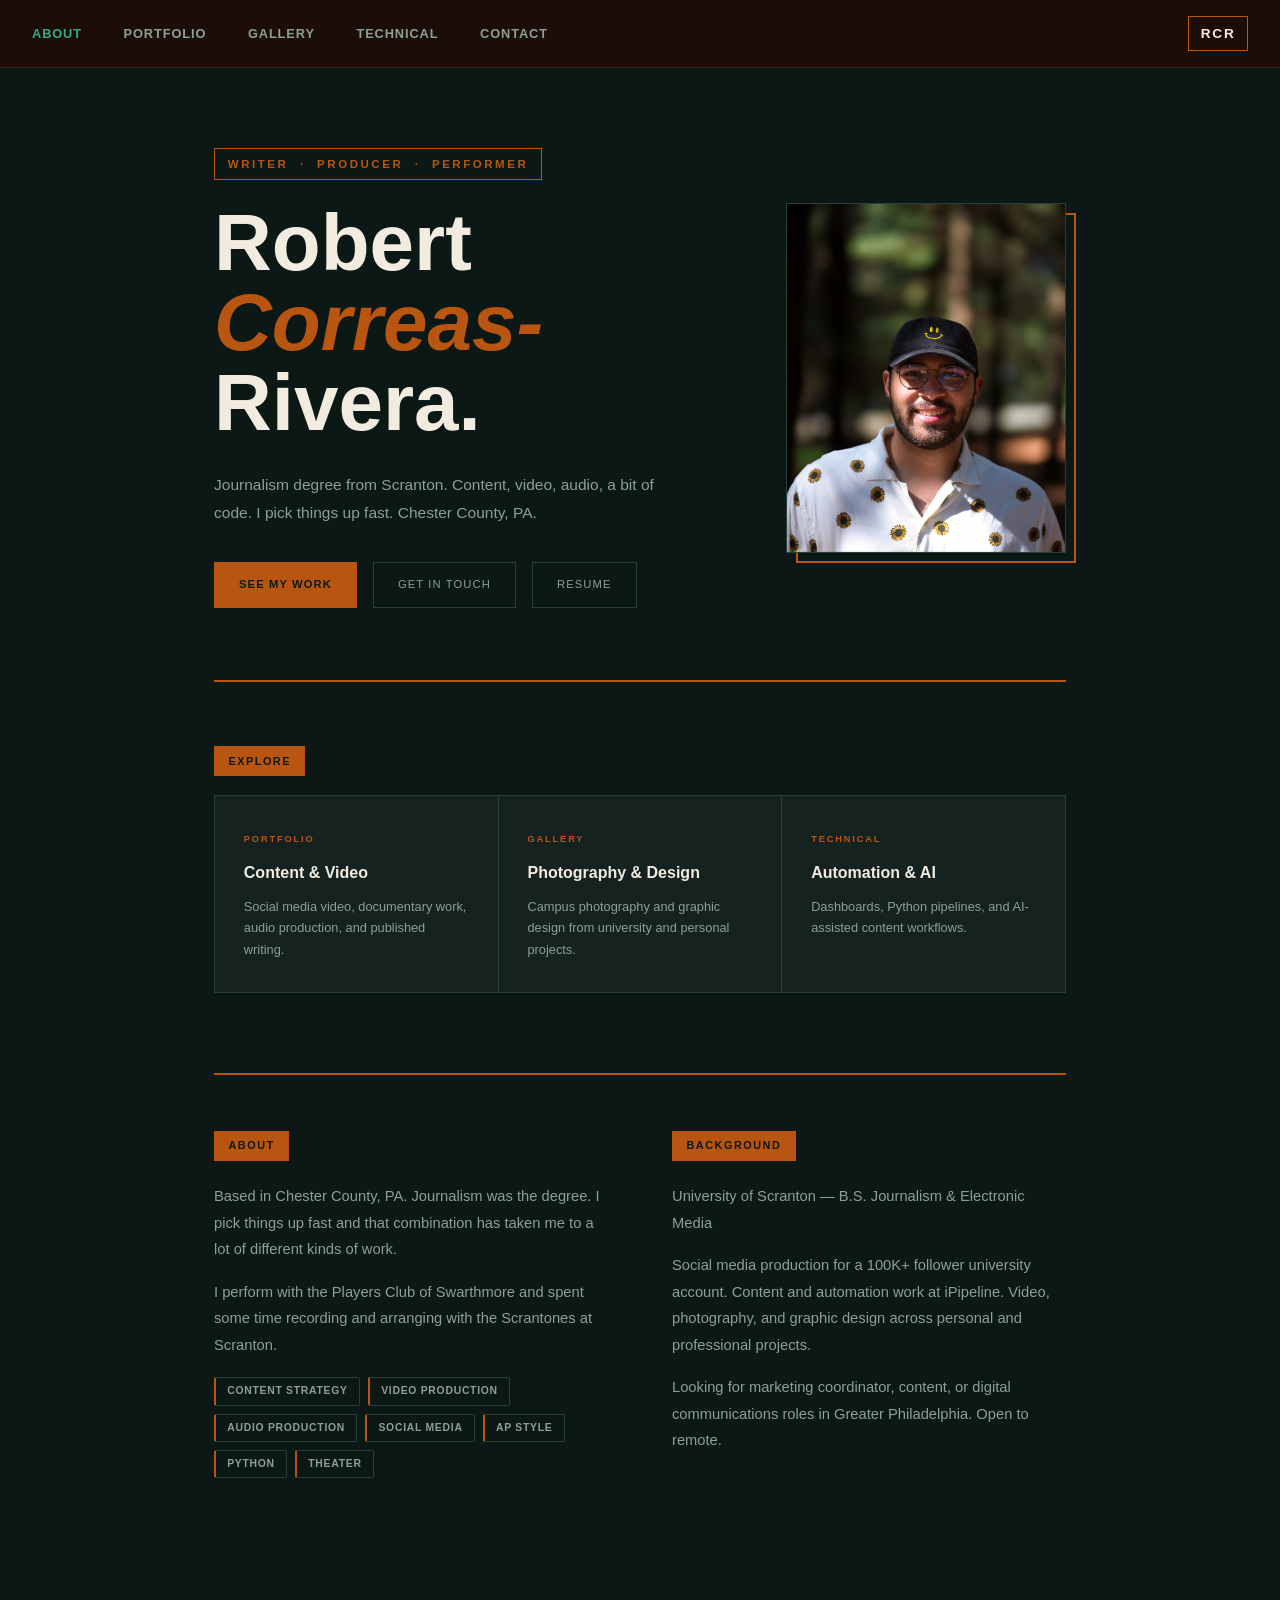
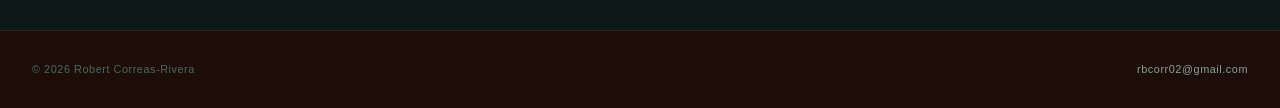
<file: index.html>
<!DOCTYPE html>
<html lang="en">
<head>
  <meta charset="UTF-8">
  <meta name="viewport" content="width=device-width, initial-scale=1.0">
  <meta name="description" content="Robert Correas-Rivera — writer, producer, and performer based in Chester County, PA.">
  <title>Robert Correas-Rivera</title>
  <link rel="stylesheet" href="style.css">
  <style>
    /* ── HERO ── */
    .hero {
      display: grid;
      grid-template-columns: 1fr 280px;
      gap: 4rem;
      align-items: center;
      padding: 5rem 0 4.5rem;
      border-bottom: 2px solid var(--orange);
      margin-bottom: 4rem;
    }

    .hero-eyebrow {
      font-size: 0.72rem;
      letter-spacing: 0.22em;
      text-transform: uppercase;
      color: var(--orange);
      margin-bottom: 1.4rem;
      display: inline-block;
      font-weight: bold;
      border: 1.5px solid var(--orange);
      padding: 0.3rem 0.8rem;
    }

    .hero h1 {
      font-size: clamp(2.8rem, 8vw, 5rem);
      font-weight: 700;
      line-height: 1.0;
      margin-bottom: 1.8rem;
      color: var(--text);
    }

    .hero h1 em {
      font-style: italic;
      color: var(--orange);
    }

    .hero-sub {
      font-size: 0.97rem;
      color: var(--text2);
      max-width: 480px;
      line-height: 1.8;
      margin-bottom: 2.2rem;
    }

    .hero-cta {
      display: flex;
      gap: 1rem;
      flex-wrap: wrap;
    }

    .btn {
      font-family: Verdana, Geneva, Tahoma, sans-serif;
      font-size: 0.7rem;
      letter-spacing: 0.1em;
      text-transform: uppercase;
      text-decoration: none;
      padding: 0.75rem 1.5rem;
      border: 1.5px solid var(--border);
      color: var(--text2);
      transition: all 0.15s;
      display: inline-block;
    }

    .btn:hover { border-color: var(--text2); color: var(--text); }

    .btn.primary {
      background: var(--orange);
      border-color: var(--orange);
      color: #0c1a09;
      font-weight: bold;
    }

    .btn.primary:hover {
      background: var(--orange2);
      border-color: var(--orange2);
    }

    /* photo with offset orange frame */
    .hero-photo-wrap {
      position: relative;
    }

    .hero-photo-wrap::after {
      content: '';
      position: absolute;
      inset: 0;
      border: 2px solid var(--orange);
      transform: translate(10px, 10px);
      z-index: 0;
      pointer-events: none;
    }

    .hero-photo {
      position: relative;
      z-index: 1;
      width: 100%;
      aspect-ratio: 4/5;
      overflow: hidden;
      border: 1px solid var(--border);
    }

    .hero-photo img {
      width: 100%;
      height: 100%;
      object-fit: cover;
      object-position: center 15%;
      display: block;
    }

    /* ── SECTION CARDS ── */
    .work-grid {
      display: grid;
      grid-template-columns: repeat(3, 1fr);
      gap: 1px;
      background: var(--border);
      border: 1px solid var(--border);
      margin-bottom: 5rem;
    }

    .work-card {
      background: var(--surface);
      padding: 2rem 1.8rem;
      text-decoration: none;
      color: var(--text);
      display: block;
      transition: background 0.15s;
      border-top: 3px solid transparent;
    }

    .work-card:hover {
      background: var(--surface2);
      border-top-color: var(--orange);
    }

    .wc-label {
      font-size: 0.58rem;
      letter-spacing: 0.2em;
      text-transform: uppercase;
      color: var(--orange);
      font-weight: bold;
      display: block;
      margin-bottom: 0.7rem;
    }

    .wc-title {
      font-size: 1rem;
      font-weight: bold;
      display: block;
      margin-bottom: 0.6rem;
    }

    .wc-desc {
      font-size: 0.8rem;
      color: var(--text2);
      line-height: 1.65;
      display: block;
    }

    /* ── BIO ── */
    .bio {
      display: grid;
      grid-template-columns: 1fr 1fr;
      gap: 4rem;
      padding: 3.5rem 0;
      border-top: 2px solid var(--orange);
    }


    .bio p {
      font-size: 0.92rem;
      color: var(--text2);
      line-height: 1.8;
      margin-bottom: 1rem;
    }

    .bio-tags {
      display: flex;
      flex-wrap: wrap;
      gap: 0.5rem;
      margin-top: 1.2rem;
    }

    @media (max-width: 700px) {
      .hero { grid-template-columns: 1fr; gap: 2.5rem; padding: 3rem 0 3.5rem; }
      .hero-photo-wrap { max-width: 240px; }
      .hero-photo-wrap::after { display: none; }
      .work-grid { grid-template-columns: 1fr; }
      .bio { grid-template-columns: 1fr; gap: 2rem; }
    }
  </style>
</head>
<body>

<nav>
  <a href="index.html" class="nav-name">RCR</a>
  <ul class="nav-links">
    <li><a href="index.html" class="active">About</a></li>
    <li><a href="portfolio.html">Portfolio</a></li>
    <li><a href="gallery.html">Gallery</a></li>
    <li><a href="technical.html">Technical</a></li>
    <li><a href="contact.html">Contact</a></li>
  </ul>
</nav>

<div class="container">

  <div class="hero">
    <div>
      <span class="hero-eyebrow">Writer &nbsp;&middot;&nbsp; Producer &nbsp;&middot;&nbsp; Performer</span>
      <h1>Robert<br><em>Correas-</em><br>Rivera.</h1>
      <p class="hero-sub">
        Journalism degree from Scranton. Content, video, audio, a bit of code.
        I pick things up fast. Chester County, PA.
      </p>
      <div class="hero-cta">
        <a href="portfolio.html" class="btn primary">See my work</a>
        <a href="contact.html" class="btn">Get in touch</a>
        <a href="Robert_C-R_Resume.pdf" target="_blank" class="btn">Resume</a>
      </div>
    </div>
    <div class="hero-photo-wrap">
      <div class="hero-photo">
        <img src="images/rob-correas-rivera.jpg" alt="Robert Correas-Rivera">
      </div>
    </div>
  </div>

  <div class="section-label" style="margin-bottom: 1.2rem;">Explore</div>
  <div class="work-grid">
    <a href="portfolio.html" class="work-card">
      <span class="wc-label">Portfolio</span>
      <span class="wc-title">Content & Video</span>
      <span class="wc-desc">Social media video, documentary work, audio production, and published writing.</span>
    </a>
    <a href="gallery.html" class="work-card">
      <span class="wc-label">Gallery</span>
      <span class="wc-title">Photography & Design</span>
      <span class="wc-desc">Campus photography and graphic design from university and personal projects.</span>
    </a>
    <a href="technical.html" class="work-card">
      <span class="wc-label">Technical</span>
      <span class="wc-title">Automation & AI</span>
      <span class="wc-desc">Dashboards, Python pipelines, and AI-assisted content workflows.</span>
    </a>
  </div>

  <div class="bio">
    <div>
      <div class="section-label">About</div>
      <p>
        Based in Chester County, PA. Journalism was the degree. I pick things up fast
        and that combination has taken me to a lot of different kinds of work.
      </p>
      <p>
        I perform with the Players Club of Swarthmore and spent some time recording
        and arranging with the Scrantones at Scranton.
      </p>
      <div class="bio-tags">
        <span class="tag light">Content Strategy</span>
        <span class="tag light">Video Production</span>
        <span class="tag light">Audio Production</span>
        <span class="tag light">Social Media</span>
        <span class="tag light">AP Style</span>
        <span class="tag light">Python</span>
        <span class="tag light">Theater</span>
      </div>
    </div>
    <div>
      <div class="section-label">Background</div>
      <p>University of Scranton &mdash; B.S. Journalism &amp; Electronic Media</p>
      <p>
        Social media production for a 100K+ follower university account. Content and
        automation work at iPipeline. Video, photography, and graphic design across
        personal and professional projects.
      </p>
      <p>
        Looking for marketing coordinator, content, or digital communications roles
        in Greater Philadelphia. Open to remote.
      </p>
    </div>
  </div>

</div>
</div>

<footer>
  <span>&copy; 2026 Robert Correas-Rivera</span>
  <a href="mailto:rbcorr02@gmail.com">rbcorr02@gmail.com</a>
</footer>

</body>
</html>
</file>
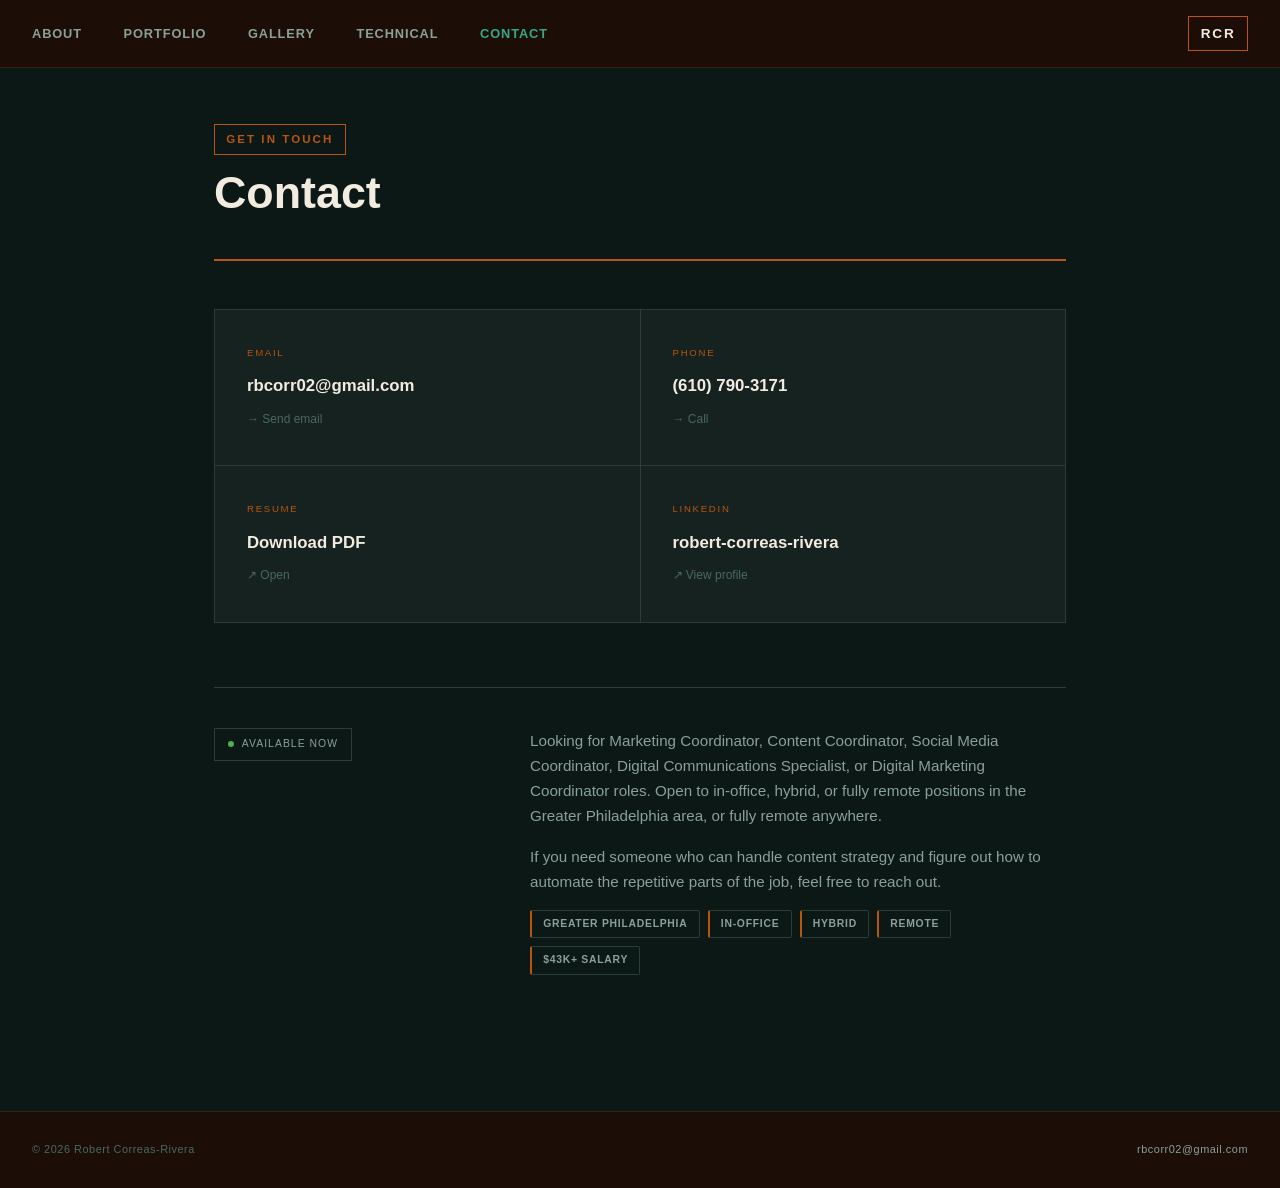
<file: contact.html>
<!DOCTYPE html>
<html lang="en">
<head>
  <meta charset="UTF-8">
  <meta name="viewport" content="width=device-width, initial-scale=1.0">
  <title>Contact — Robert Correas-Rivera</title>
  <link rel="stylesheet" href="style.css">
  <style>
    .contact-grid {
      display: grid;
      grid-template-columns: 1fr 1fr;
      gap: 1px;
      background: var(--border);
      border: 1px solid var(--border);
      margin-bottom: 4rem;
    }

    .contact-card {
      background: var(--surface);
      padding: 2.2rem 2rem;
      text-decoration: none;
      color: var(--text);
      display: block;
      transition: background 0.15s;
    }

    .contact-card:hover { background: var(--surface2); }
    .contact-card:hover .cc-label { color: var(--orange2); }
    .contact-card:hover .cc-arrow { color: var(--orange); }

    .cc-label {
      font-family: Verdana, Geneva, Tahoma, sans-serif;
      font-size: 0.6rem;
      letter-spacing: 0.18em;
      text-transform: uppercase;
      color: var(--orange);
      display: block;
      margin-bottom: 0.6rem;
      transition: color 0.15s;
    }

    .cc-value {
      font-size: 1.05rem;
      font-weight: 700;
      display: block;
      margin-bottom: 0.3rem;
      word-break: break-all;
    }

    .cc-arrow {
      font-family: Verdana, Geneva, Tahoma, sans-serif;
      font-size: 0.75rem;
      color: var(--text3);
      transition: color 0.15s;
    }

    .availability {
      border-top: 1px solid var(--border);
      padding: 2.5rem 0;
      display: grid;
      grid-template-columns: 1fr 2fr;
      gap: 3rem;
      margin-bottom: 4rem;
    }

    .availability h2 {
      font-size: 1.2rem;
      font-weight: 700;
      line-height: 1.2;
      color: var(--text);
    }

    .availability p {
      font-size: 0.95rem;
      color: var(--text2);
      line-height: 1.65;
      margin-bottom: 1rem;
    }

    .status-pill {
      display: inline-flex;
      align-items: center;
      gap: 0.5rem;
      font-family: Verdana, Geneva, Tahoma, sans-serif;
      font-size: 0.65rem;
      letter-spacing: 0.1em;
      text-transform: uppercase;
      border: 1px solid var(--border);
      padding: 0.4rem 0.8rem;
      margin-bottom: 1.5rem;
      color: var(--text2);
    }

    .status-dot {
      width: 6px;
      height: 6px;
      border-radius: 50%;
      background: #4caf50;
      animation: pulse 2s infinite;
    }

    @keyframes pulse {
      0%, 100% { opacity: 1; }
      50% { opacity: 0.4; }
    }

    .prefs {
      display: flex;
      flex-wrap: wrap;
      gap: 0.5rem;
      margin-top: 0.8rem;
    }

    @media (max-width: 600px) {
      .contact-grid { grid-template-columns: 1fr; }
      .availability { grid-template-columns: 1fr; gap: 1.2rem; }
    }
  </style>
</head>
<body>

<nav>
  <a href="index.html" class="nav-name">RCR</a>
  <ul class="nav-links">
    <li><a href="index.html">About</a></li>
    <li><a href="portfolio.html">Portfolio</a></li>
    <li><a href="gallery.html">Gallery</a></li>
    <li><a href="technical.html">Technical</a></li>
    <li><a href="contact.html" class="active">Contact</a></li>
  </ul>
</nav>

<div class="container">

  <div class="page-header">
    <p class="eyebrow">Get in Touch</p>
    <h1>Contact</h1>
  </div>

  <div class="contact-grid">
    <a href="mailto:rbcorr02@gmail.com" class="contact-card">
      <span class="cc-label">Email</span>
      <span class="cc-value">rbcorr02@gmail.com</span>
      <span class="cc-arrow">&#8594; Send email</span>
    </a>
    <a href="tel:6107903171" class="contact-card">
      <span class="cc-label">Phone</span>
      <span class="cc-value">(610) 790-3171</span>
      <span class="cc-arrow">&#8594; Call</span>
    </a>
    <a href="Robert_C-R_Resume.pdf" target="_blank" class="contact-card">
      <span class="cc-label">Resume</span>
      <span class="cc-value">Download PDF</span>
      <span class="cc-arrow">&#8599; Open</span>
    </a>
    <a href="https://www.linkedin.com/in/robert-correas-rivera-154362229/" target="_blank" class="contact-card">
      <span class="cc-label">LinkedIn</span>
      <span class="cc-value">robert-correas-rivera</span>
      <span class="cc-arrow">&#8599; View profile</span>
    </a>
  </div>


  <div class="availability">
    <div>
      <div class="status-pill">
        <span class="status-dot"></span>
        Available now
      </div>
    </div>
    <div>
      <p>
        Looking for Marketing Coordinator, Content Coordinator, Social Media Coordinator,
        Digital Communications Specialist, or Digital Marketing Coordinator roles.
        Open to in-office, hybrid, or fully remote positions in the Greater Philadelphia area,
        or fully remote anywhere.
      </p>
      <p>
        If you need someone who can handle content strategy and figure out how to automate
        the repetitive parts of the job, feel free to reach out.
      </p>
      <div class="prefs">
        <span class="tag light">Greater Philadelphia</span>
        <span class="tag light">In-Office</span>
        <span class="tag light">Hybrid</span>
        <span class="tag light">Remote</span>
        <span class="tag light">$43K+ salary</span>
      </div>
    </div>
  </div>

</div>

<footer>
  <span>&copy; 2026 Robert Correas-Rivera</span>
  <a href="mailto:rbcorr02@gmail.com">rbcorr02@gmail.com</a>
</footer>

</body>
</html>
</file>
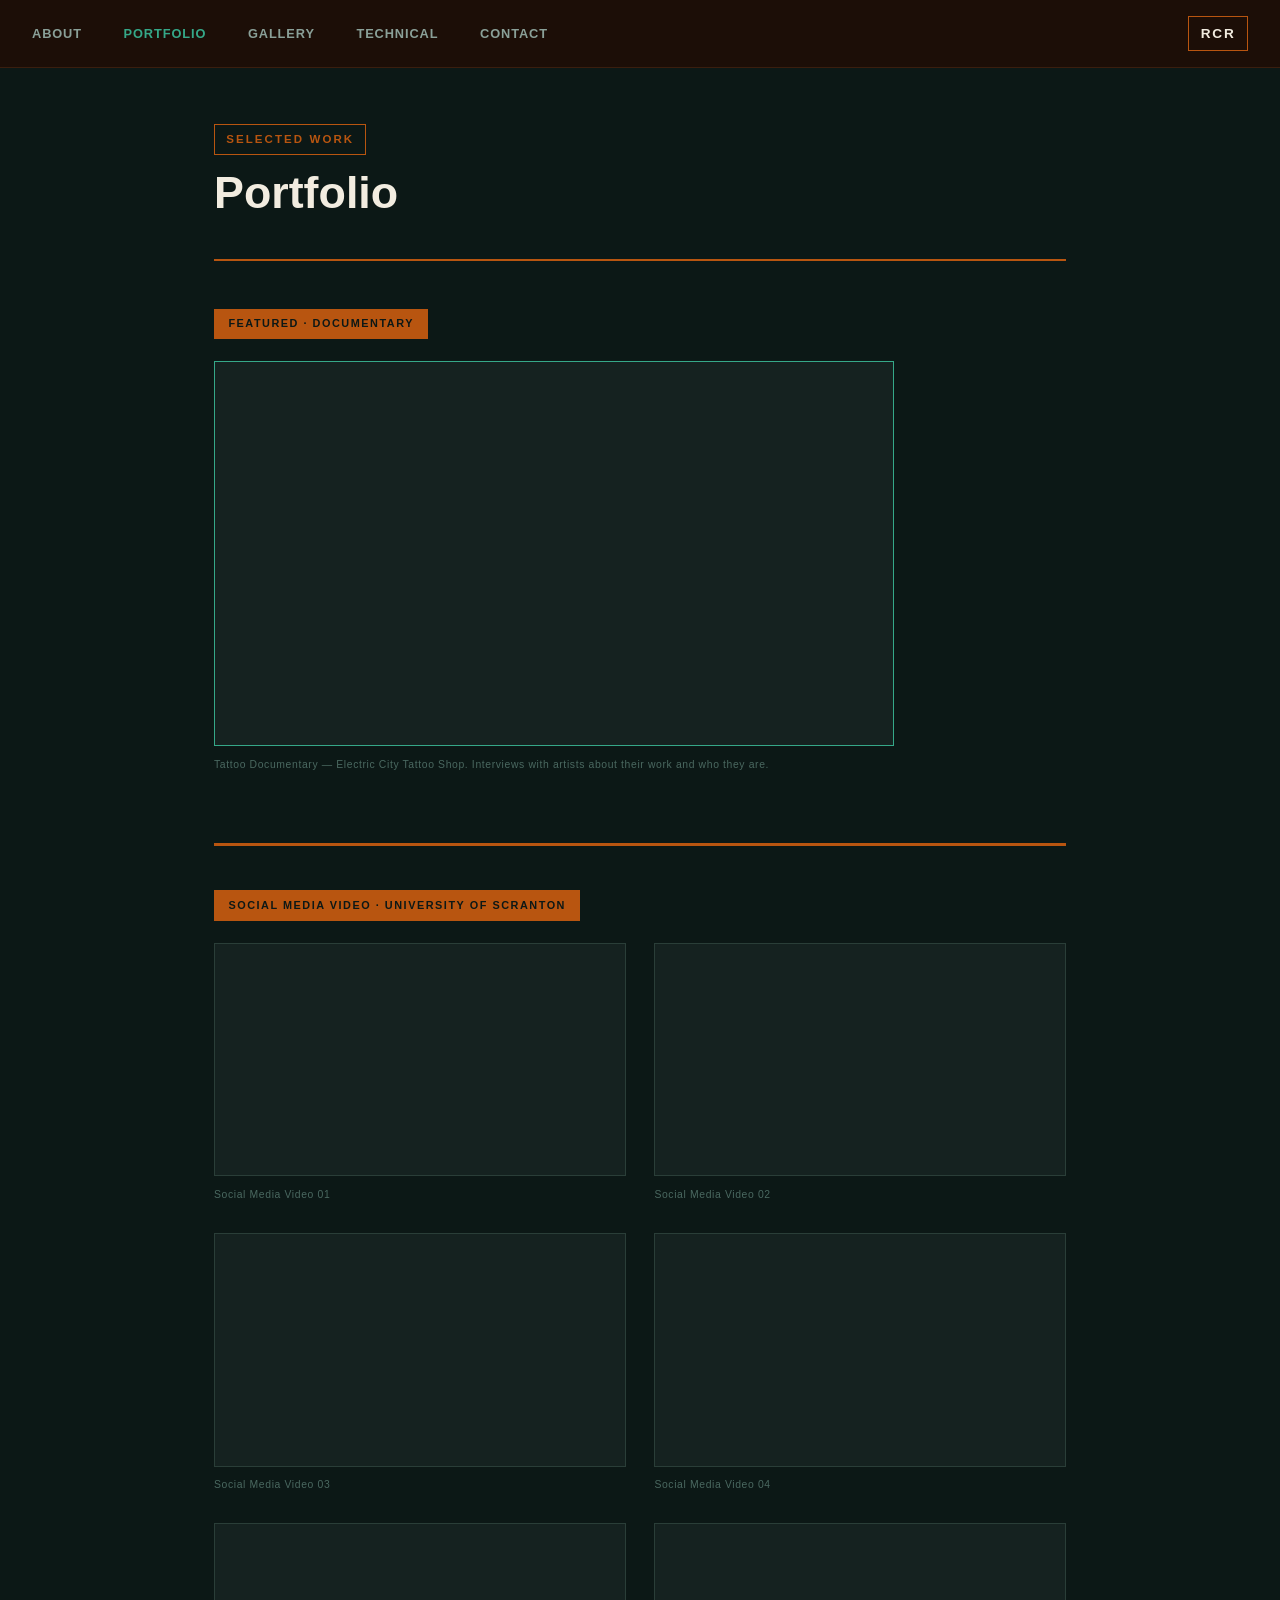
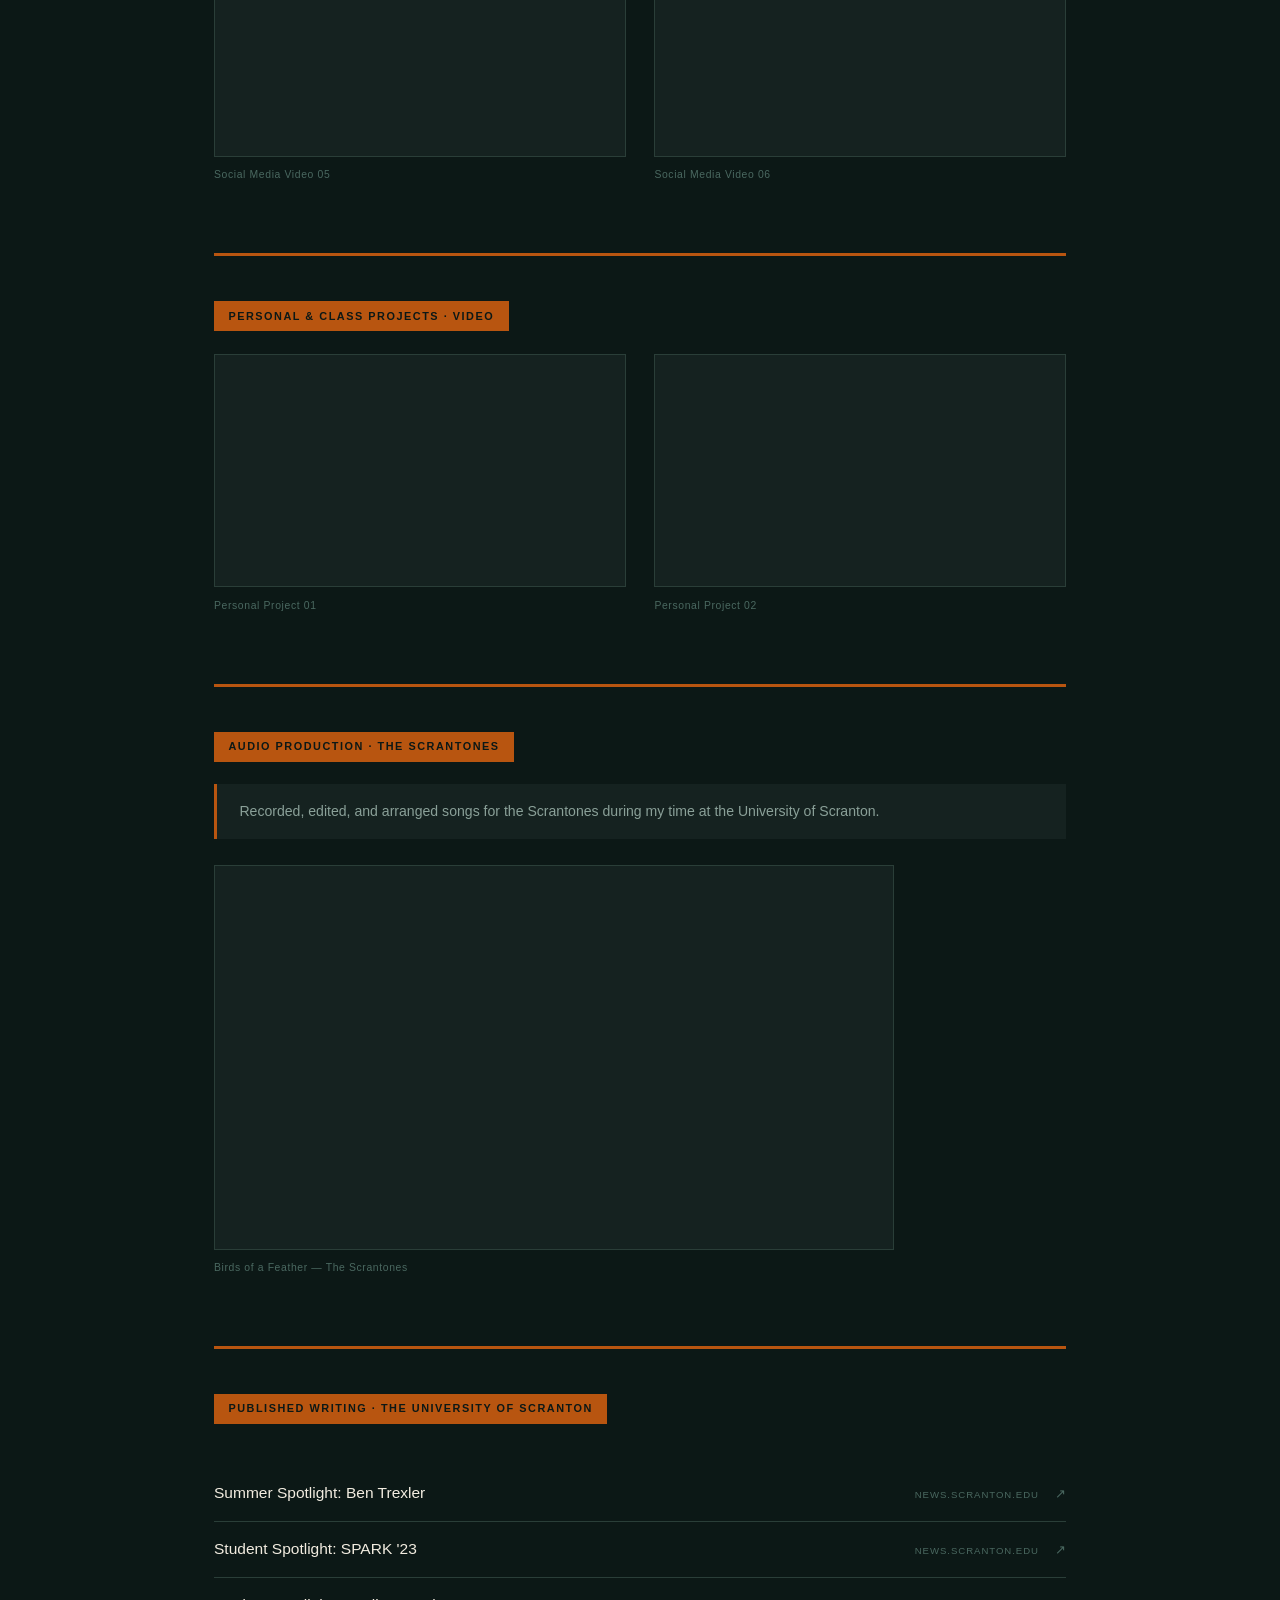
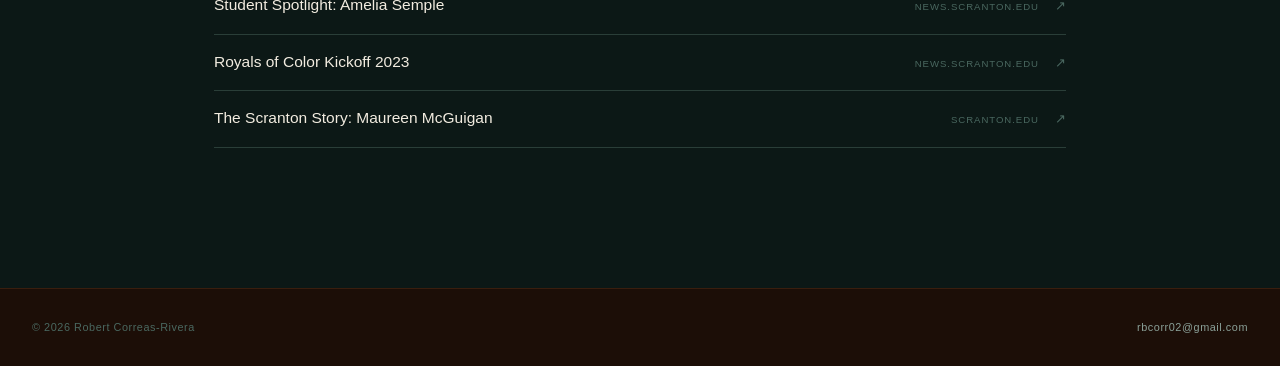
<file: portfolio.html>
<!DOCTYPE html>
<html lang="en">
<head>
  <meta charset="UTF-8">
  <meta name="viewport" content="width=device-width, initial-scale=1.0">
  <title>Portfolio — Robert Correas-Rivera</title>
  <link rel="stylesheet" href="style.css">
  <style>
    .video-grid {
      display: grid;
      grid-template-columns: repeat(2, 1fr);
      gap: 1.8rem;
      margin-bottom: 1rem;
    }

    .video-wrap {
      position: relative;
      padding-bottom: 56.25%;
      height: 0;
      overflow: hidden;
      border: 1px solid var(--border);
      background: var(--surface);
    }

    .video-wrap iframe {
      position: absolute;
      top: 0; left: 0;
      width: 100%; height: 100%;
      border: none;
    }

    .video-caption {
      margin-top: 0.6rem;
      font-size: 0.65rem;
      color: var(--text3);
      letter-spacing: 0.06em;
    }

    .section-block {
      padding: 2.8rem 0;
      border-top: 3px solid var(--orange);
      margin-top: 0.5rem;
    }

    .page-header + .section-block {
      border-top: none;
      padding-top: 0;
    }

    .stories-list { list-style: none; margin-top: 1.2rem; }
    .stories-list li { border-bottom: 1px solid var(--border); }

    .stories-list a {
      display: flex;
      justify-content: space-between;
      align-items: baseline;
      padding: 1rem 0;
      text-decoration: none;
      color: var(--text);
      gap: 1rem;
      transition: color 0.15s;
    }

    .stories-list a:hover { color: var(--orange); }
    .stories-list a:hover .story-arrow { color: var(--orange); }
    .story-title { font-size: 0.97rem; line-height: 1.4; flex: 1; }
    .story-pub { font-size: 0.6rem; letter-spacing: 0.1em; text-transform: uppercase; color: var(--text3); white-space: nowrap; }
    .story-arrow { font-size: 0.8rem; color: var(--text3); flex-shrink: 0; transition: color 0.15s; }

    .scrantones-note {
      background: var(--surface);
      border-left: 3px solid var(--orange);
      padding: 1rem 1.4rem;
      margin-bottom: 1.6rem;
      font-size: 0.88rem;
      color: var(--text2);
      line-height: 1.65;
    }

    @media (max-width: 600px) {
      .video-grid { grid-template-columns: 1fr; }
    }
  </style>
</head>
<body>

<nav>
  <a href="index.html" class="nav-name">RCR</a>
  <ul class="nav-links">
    <li><a href="index.html">About</a></li>
    <li><a href="portfolio.html" class="active">Portfolio</a></li>
    <li><a href="gallery.html">Gallery</a></li>
    <li><a href="technical.html">Technical</a></li>
    <li><a href="contact.html">Contact</a></li>
  </ul>
</nav>

<div class="container">

  <div class="page-header">
    <p class="eyebrow">Selected Work</p>
    <h1>Portfolio</h1>
  </div>

  <!-- Tattoo Documentary -->
  <div class="section-block">
    <div class="section-label">Featured &middot; Documentary</div>
    <div class="video-grid" style="grid-template-columns: 1fr; max-width: 680px;">
      <div>
        <div class="video-wrap" style="border-color: var(--green2);">
          <iframe src="https://www.youtube.com/embed/cpc5z1BZSo4" allowfullscreen loading="lazy"></iframe>
        </div>
        <p class="video-caption">Tattoo Documentary &mdash; Electric City Tattoo Shop. Interviews with artists about their work and who they are.</p>
      </div>
    </div>
  </div>

  <!-- Social Media Videos -->
  <div class="section-block">
    <div class="section-label">Social Media Video &middot; University of Scranton</div>
    <div class="video-grid">
      <div>
        <div class="video-wrap"><iframe src="https://www.youtube.com/embed/hi3jezVC9Cc" allowfullscreen loading="lazy"></iframe></div>
        <p class="video-caption">Social Media Video 01</p>
      </div>
      <div>
        <div class="video-wrap"><iframe src="https://www.youtube.com/embed/3NAyPZmBRg0" allowfullscreen loading="lazy"></iframe></div>
        <p class="video-caption">Social Media Video 02</p>
      </div>
      <div>
        <div class="video-wrap"><iframe src="https://www.youtube.com/embed/V6JXf0x_7p8" allowfullscreen loading="lazy"></iframe></div>
        <p class="video-caption">Social Media Video 03</p>
      </div>
      <div>
        <div class="video-wrap"><iframe src="https://www.youtube.com/embed/cXDsai1s3l8" allowfullscreen loading="lazy"></iframe></div>
        <p class="video-caption">Social Media Video 04</p>
      </div>
      <div>
        <div class="video-wrap"><iframe src="https://www.youtube.com/embed/GjZV3G1G0Ew" allowfullscreen loading="lazy"></iframe></div>
        <p class="video-caption">Social Media Video 05</p>
      </div>
      <div>
        <div class="video-wrap"><iframe src="https://www.youtube.com/embed/E_a1VH759QM" allowfullscreen loading="lazy"></iframe></div>
        <p class="video-caption">Social Media Video 06</p>
      </div>
    </div>
  </div>

  <!-- Personal Videos -->
  <div class="section-block">
    <div class="section-label">Personal &amp; Class Projects &middot; Video</div>
    <div class="video-grid">
      <div>
        <div class="video-wrap"><iframe src="https://www.youtube.com/embed/BHgmsim6Xs8" allowfullscreen loading="lazy"></iframe></div>
        <p class="video-caption">Personal Project 01</p>
      </div>
      <div>
        <div class="video-wrap"><iframe src="https://www.youtube.com/embed/WBIuQ6qURmE" allowfullscreen loading="lazy"></iframe></div>
        <p class="video-caption">Personal Project 02</p>
      </div>
    </div>
  </div>

  <!-- The Scrantones -->
  <div class="section-block">
    <div class="section-label">Audio Production &middot; The Scrantones</div>
    <p class="scrantones-note">Recorded, edited, and arranged songs for the Scrantones during my time at the University of Scranton.</p>
    <div class="video-grid" style="grid-template-columns: 1fr; max-width: 680px;">
      <div>
        <div class="video-wrap">
          <iframe src="https://www.youtube.com/embed/Pj8QK_RphOU" allowfullscreen loading="lazy"></iframe>
        </div>
        <p class="video-caption">Birds of a Feather &mdash; The Scrantones</p>
      </div>
    </div>
  </div>

  <!-- Published Writing -->
  <div class="section-block">
    <div class="section-label">Published Writing &middot; The University of Scranton</div>
    <ul class="stories-list">
      <li>
        <a href="https://news.scranton.edu/articles/2023/07/stu-summer-spotlight-ben-trexler.shtml" target="_blank" rel="noopener">
          <span class="story-title">Summer Spotlight: Ben Trexler</span>
          <span class="story-pub">news.scranton.edu</span>
          <span class="story-arrow">&#8599;</span>
        </a>
      </li>
      <li>
        <a href="https://news.scranton.edu/articles/2023/07/stu-spotlight-spark-23.shtml" target="_blank" rel="noopener">
          <span class="story-title">Student Spotlight: SPARK '23</span>
          <span class="story-pub">news.scranton.edu</span>
          <span class="story-arrow">&#8599;</span>
        </a>
      </li>
      <li>
        <a href="https://news.scranton.edu/articles/2023/07/stu-spotlight-amelia-semple.shtml" target="_blank" rel="noopener">
          <span class="story-title">Student Spotlight: Amelia Semple</span>
          <span class="story-pub">news.scranton.edu</span>
          <span class="story-arrow">&#8599;</span>
        </a>
      </li>
      <li>
        <a href="https://news.scranton.edu/articles/2023/08/stu-23-royals-of-color-kickoff.shtml" target="_blank" rel="noopener">
          <span class="story-title">Royals of Color Kickoff 2023</span>
          <span class="story-pub">news.scranton.edu</span>
          <span class="story-arrow">&#8599;</span>
        </a>
      </li>
      <li>
        <a href="https://www.scranton.edu/scrantonstory/blogs/maureen-mcguigan.html" target="_blank" rel="noopener">
          <span class="story-title">The Scranton Story: Maureen McGuigan</span>
          <span class="story-pub">scranton.edu</span>
          <span class="story-arrow">&#8599;</span>
        </a>
      </li>
    </ul>
  </div>

</div>

<footer>
  <span>&copy; 2026 Robert Correas-Rivera</span>
  <a href="mailto:rbcorr02@gmail.com">rbcorr02@gmail.com</a>
</footer>

</body>
</html>
</file>
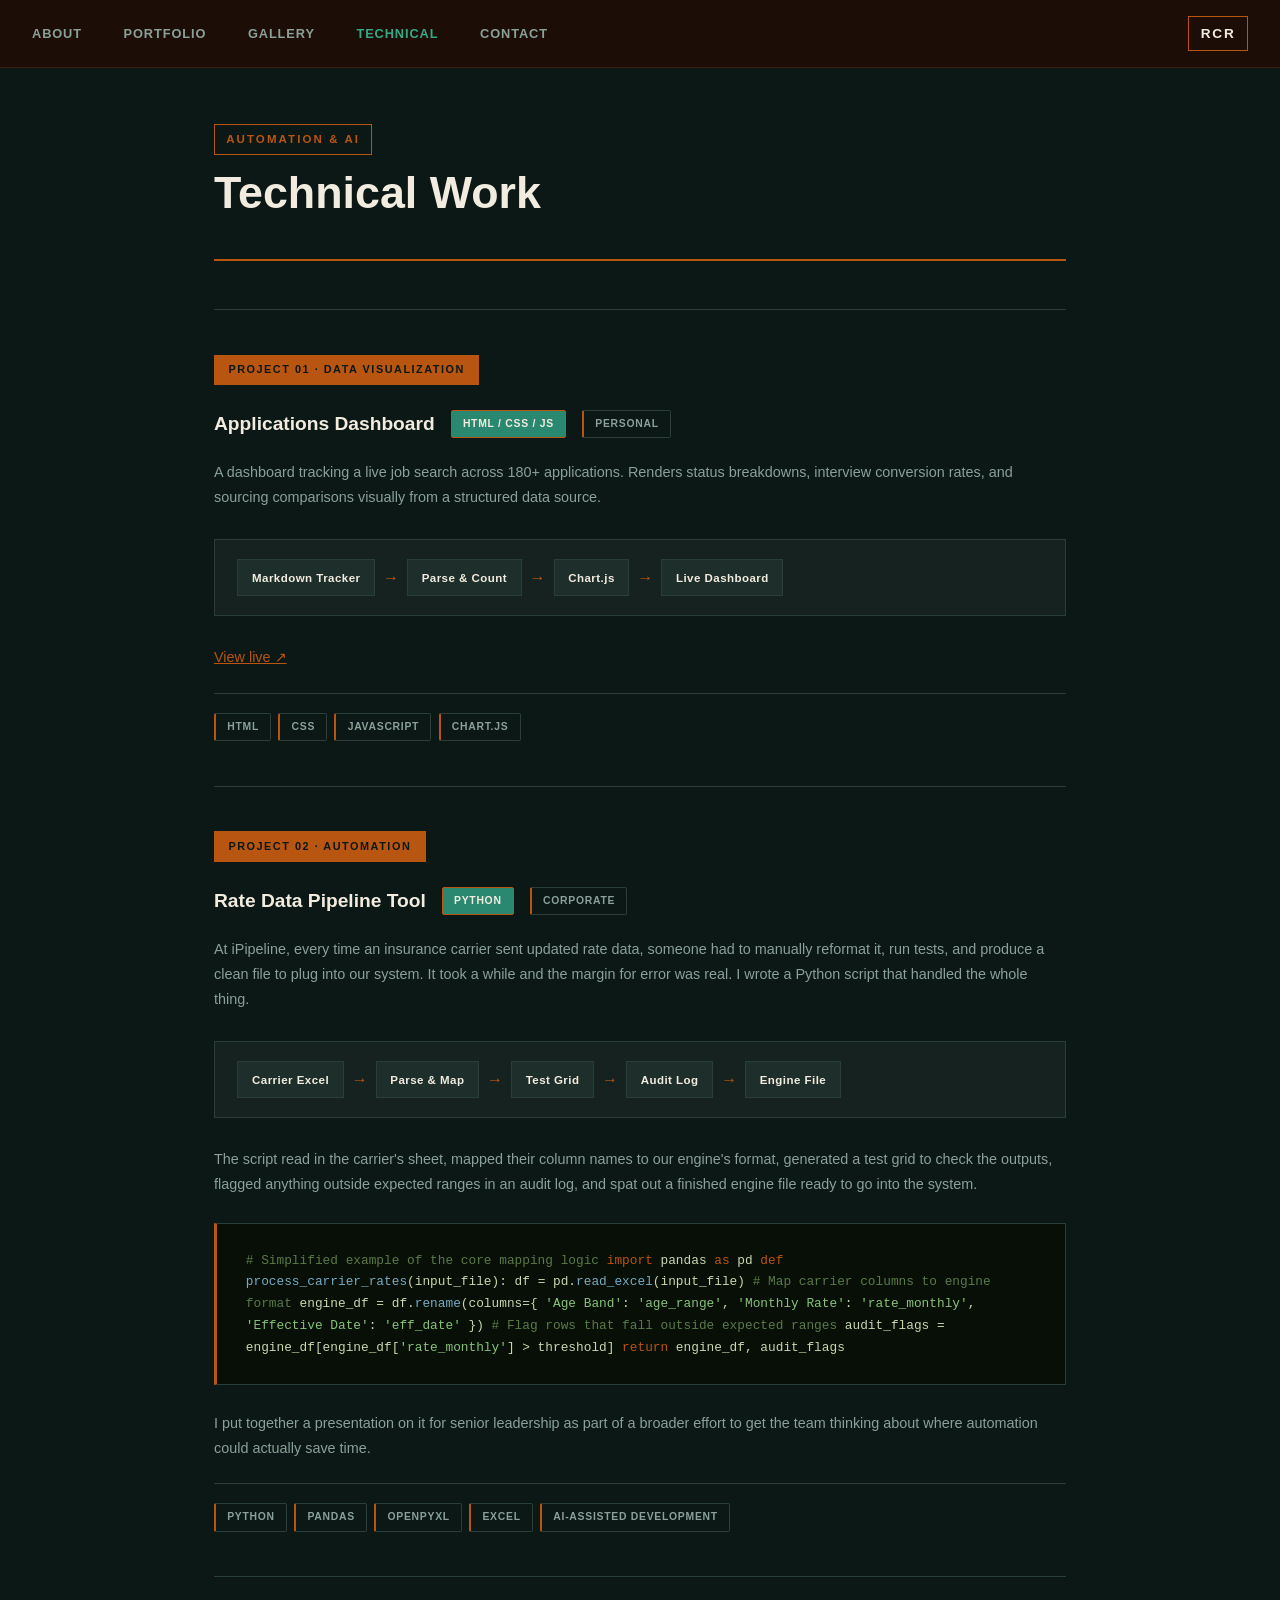
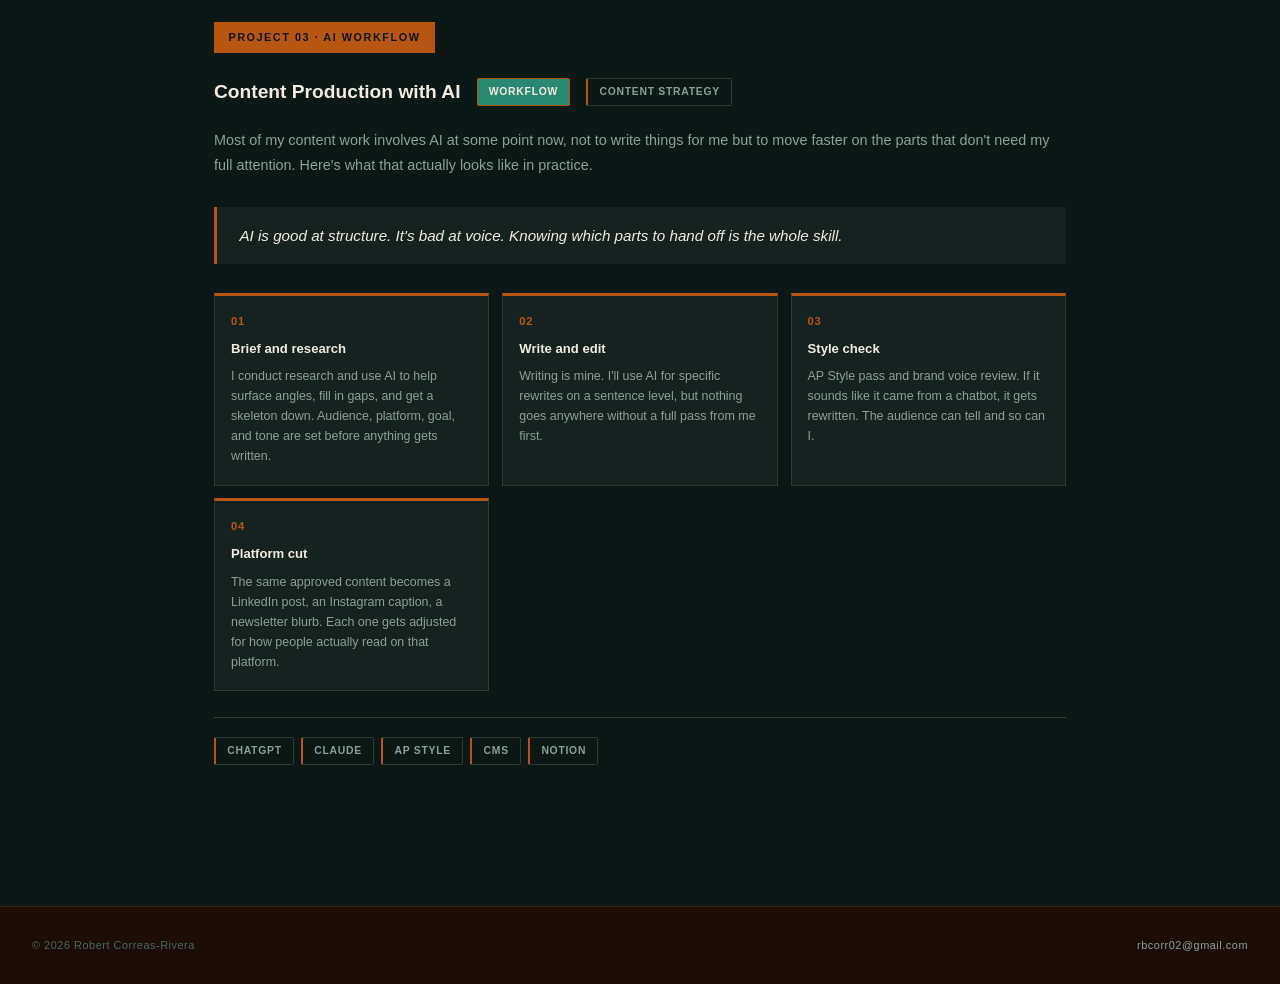
<file: technical.html>
<!DOCTYPE html>
<html lang="en">
<head>
  <meta charset="UTF-8">
  <meta name="viewport" content="width=device-width, initial-scale=1.0">
  <title>Technical Work — Robert Correas-Rivera</title>
  <link rel="stylesheet" href="style.css">
  <style>
    .project {
      border-top: 1px solid var(--border);
      padding: 2.8rem 0;
    }

    .project:first-of-type { border-top: none; }

    .project-meta {
      display: flex;
      align-items: center;
      gap: 1rem;
      margin-bottom: 1.2rem;
      flex-wrap: wrap;
    }

    .project h2 {
      font-size: 1.2rem;
      font-weight: bold;
      color: var(--text);
    }

    .project p {
      font-size: 0.9rem;
      color: var(--text2);
      margin-bottom: 1.2rem;
      line-height: 1.75;
    }

    .project a { color: var(--orange); }
    .project a:hover { color: var(--orange2); }

    .flow {
      display: flex;
      align-items: center;
      flex-wrap: wrap;
      margin: 1.8rem 0;
      background: var(--surface);
      border: 1px solid var(--border);
      padding: 1.2rem 1.4rem;
      gap: 0;
    }

    .flow-step {
      background: var(--surface2);
      border: 1px solid var(--border);
      padding: 0.45rem 0.85rem;
      font-size: 0.72rem;
      letter-spacing: 0.04em;
      color: var(--text);
      font-weight: bold;
      white-space: nowrap;
    }

    .flow-arrow {
      font-size: 1rem;
      color: var(--orange);
      padding: 0 0.5rem;
      font-weight: bold;
    }

    .code-block {
      background: #080f06;
      color: #c8d8b0;
      font-family: 'Courier New', Courier, monospace;
      font-size: 0.8rem;
      line-height: 1.7;
      padding: 1.6rem 1.8rem;
      margin: 1.6rem 0;
      overflow-x: auto;
      border-left: 3px solid var(--orange);
      border: 1px solid var(--border);
      border-left: 3px solid var(--orange);
    }

    .code-block .cm { color: #5a7a48; }
    .code-block .kw { color: var(--orange); }
    .code-block .st { color: #88c27a; }
    .code-block .fn { color: #78aac4; }

    .pullquote {
      background: var(--surface);
      border-left: 3px solid var(--orange);
      padding: 1rem 1.4rem;
      margin: 1.8rem 0;
      font-size: 0.95rem;
      color: var(--text);
      font-style: italic;
      line-height: 1.65;
    }

    .steps {
      list-style: none;
      margin: 1.6rem 0;
      counter-reset: step;
      display: grid;
      grid-template-columns: repeat(3, 1fr);
      gap: 0.8rem;
    }

    .steps li {
      counter-increment: step;
      background: var(--surface);
      border: 1px solid var(--border);
      border-top: 3px solid var(--orange);
      padding: 1rem 1rem 1.1rem;
      display: flex;
      flex-direction: column;
      gap: 0.4rem;
    }

    .steps li::before {
      content: "0" counter(step);
      color: var(--orange);
      font-size: 0.7rem;
      font-weight: bold;
      letter-spacing: 0.06em;
      display: block;
    }

    .steps li strong {
      display: block;
      font-size: 0.82rem;
      color: var(--text);
      font-weight: bold;
    }

    .steps li span {
      font-size: 0.78rem;
      color: var(--text2);
      line-height: 1.6;
    }

    .tools {
      display: flex;
      flex-wrap: wrap;
      gap: 0.45rem;
      margin-top: 1.4rem;
      padding-top: 1.2rem;
      border-top: 1px solid var(--border);
    }

    @media (max-width: 640px) {
      .steps { grid-template-columns: repeat(2, 1fr); }
    }
    @media (max-width: 400px) {
      .steps { grid-template-columns: 1fr; }
    }
  </style>
</head>
<body>

<nav>
  <a href="index.html" class="nav-name">RCR</a>
  <ul class="nav-links">
    <li><a href="index.html">About</a></li>
    <li><a href="portfolio.html">Portfolio</a></li>
    <li><a href="gallery.html">Gallery</a></li>
    <li><a href="technical.html" class="active">Technical</a></li>
    <li><a href="contact.html">Contact</a></li>
  </ul>
</nav>

<div class="container">

  <div class="page-header">
    <p class="eyebrow">Automation &amp; AI</p>
    <h1>Technical Work</h1>
  </div>


  <div class="project">
    <div class="section-label">Project 01 &middot; Data Visualization</div>
    <div class="project-meta">
      <h2>Applications Dashboard</h2>
      <span class="tag">HTML / CSS / JS</span>
      <span class="tag light">Personal</span>
    </div>

    <p>A dashboard tracking a live job search across 180+ applications. Renders status breakdowns, interview conversion rates, and sourcing comparisons visually from a structured data source.</p>

    <div class="flow">
      <div class="flow-step">Markdown Tracker</div>
      <div class="flow-arrow">&#8594;</div>
      <div class="flow-step">Parse &amp; Count</div>
      <div class="flow-arrow">&#8594;</div>
      <div class="flow-step">Chart.js</div>
      <div class="flow-arrow">&#8594;</div>
      <div class="flow-step">Live Dashboard</div>
    </div>

    <p><a href="https://rbcorr01.github.io/Applications-Dashboard" target="_blank" rel="noopener">View live &#8599;</a></p>

    <div class="tools">
      <span class="tag light">HTML</span>
      <span class="tag light">CSS</span>
      <span class="tag light">JavaScript</span>
      <span class="tag light">Chart.js</span>
    </div>
  </div>

  <div class="project">
    <div class="section-label">Project 02 &middot; Automation</div>

    <div class="project-meta">
      <h2>Rate Data Pipeline Tool</h2>
      <span class="tag">Python</span>
      <span class="tag light">Corporate</span>
    </div>

    <p>At iPipeline, every time an insurance carrier sent updated rate data, someone had to manually reformat it, run tests, and produce a clean file to plug into our system. It took a while and the margin for error was real. I wrote a Python script that handled the whole thing.</p>

    <div class="flow">
      <div class="flow-step">Carrier Excel</div>
      <div class="flow-arrow">&#8594;</div>
      <div class="flow-step">Parse &amp; Map</div>
      <div class="flow-arrow">&#8594;</div>
      <div class="flow-step">Test Grid</div>
      <div class="flow-arrow">&#8594;</div>
      <div class="flow-step">Audit Log</div>
      <div class="flow-arrow">&#8594;</div>
      <div class="flow-step">Engine File</div>
    </div>

    <p>The script read in the carrier's sheet, mapped their column names to our engine's format, generated a test grid to check the outputs, flagged anything outside expected ranges in an audit log, and spat out a finished engine file ready to go into the system.</p>

    <div class="code-block"><span class="cm"># Simplified example of the core mapping logic</span>

<span class="kw">import</span> pandas <span class="kw">as</span> pd

<span class="kw">def</span> <span class="fn">process_carrier_rates</span>(input_file):
    df = pd.<span class="fn">read_excel</span>(input_file)

    <span class="cm"># Map carrier columns to engine format</span>
    engine_df = df.<span class="fn">rename</span>(columns={
        <span class="st">'Age Band'</span>:      <span class="st">'age_range'</span>,
        <span class="st">'Monthly Rate'</span>:   <span class="st">'rate_monthly'</span>,
        <span class="st">'Effective Date'</span>: <span class="st">'eff_date'</span>
    })

    <span class="cm"># Flag rows that fall outside expected ranges</span>
    audit_flags = engine_df[engine_df[<span class="st">'rate_monthly'</span>] &gt; threshold]

    <span class="kw">return</span> engine_df, audit_flags</div>

    <p>I put together a presentation on it for senior leadership as part of a broader effort to get the team thinking about where automation could actually save time.</p>

    <div class="tools">
      <span class="tag light">Python</span>
      <span class="tag light">pandas</span>
      <span class="tag light">openpyxl</span>
      <span class="tag light">Excel</span>
      <span class="tag light">AI-assisted development</span>
    </div>
  </div>

  <div class="project">
    <div class="section-label">Project 03 &middot; AI Workflow</div>
    <div class="project-meta">
      <h2>Content Production with AI</h2>
      <span class="tag">Workflow</span>
      <span class="tag light">Content Strategy</span>
    </div>

    <p>Most of my content work involves AI at some point now, not to write things for me but to move faster on the parts that don't need my full attention. Here's what that actually looks like in practice.</p>

    <div class="pullquote">
      AI is good at structure. It's bad at voice. Knowing which parts to hand off is the whole skill.
    </div>

    <ol class="steps">
      <li>
        <strong>Brief and research</strong>
        <span>I conduct research and use AI to help surface angles, fill in gaps, and get a skeleton down. Audience, platform, goal, and tone are set before anything gets written.</span>
      </li>
      <li>
        <strong>Write and edit</strong>
        <span>Writing is mine. I'll use AI for specific rewrites on a sentence level, but nothing goes anywhere without a full pass from me first.</span>
      </li>
      <li>
        <strong>Style check</strong>
        <span>AP Style pass and brand voice review. If it sounds like it came from a chatbot, it gets rewritten. The audience can tell and so can I.</span>
      </li>
      <li>
        <strong>Platform cut</strong>
        <span>The same approved content becomes a LinkedIn post, an Instagram caption, a newsletter blurb. Each one gets adjusted for how people actually read on that platform.</span>
      </li>
    </ol>

    <div class="tools">
      <span class="tag light">ChatGPT</span>
      <span class="tag light">Claude</span>
      <span class="tag light">AP Style</span>
      <span class="tag light">CMS</span>
      <span class="tag light">Notion</span>
    </div>
  </div>

</div>

<footer>
  <span>&copy; 2026 Robert Correas-Rivera</span>
  <a href="mailto:rbcorr02@gmail.com">rbcorr02@gmail.com</a>
</footer>

</body>
</html>
</file>
<file: style.css>
*, *::before, *::after { box-sizing: border-box; margin: 0; padding: 0; }

:root {
  --bg:       #0c1816;
  --surface:  #152220;
  --surface2: #1e2e2a;
  --border:   #2a3e38;
  --orange:   #b85510;
  --orange2:  #cc6a1e;
  --green:    #2a8870;
  --green2:   #35a888;
  --text:     #f2ece0;
  --text2:    #8aa098;
  --text3:    #4a6860;
}

html { scroll-behavior: smooth; }

body {
  background: var(--bg);
  color: var(--text);
  font-family: Verdana, Geneva, Tahoma, sans-serif;
  font-size: 14px;
  line-height: 1.75;
  min-height: 100vh;
}

/* ── NAV ── */
nav {
  background: #1c0e07;
  padding: 1rem 2rem;
  display: flex;
  align-items: center;
  justify-content: space-between;
  position: sticky;
  top: 0;
  z-index: 100;
  border-bottom: 1px solid #3a1e0e;
}

.nav-name { order: 2; }
.nav-links { order: 1; }

.nav-name {
  font-size: 0.85rem;
  font-weight: 900;
  letter-spacing: 0.14em;
  text-transform: uppercase;
  text-decoration: none;
  color: var(--text);
  border: 1.5px solid var(--orange);
  padding: 0.3rem 0.7rem;
}

.nav-links {
  display: flex;
  gap: 2.6rem;
  list-style: none;
}

.nav-links a {
  font-size: 0.8rem;
  font-weight: bold;
  letter-spacing: 0.07em;
  text-transform: uppercase;
  text-decoration: none;
  color: var(--text2);
  transition: color 0.15s;
}

.nav-links a:hover { color: var(--text); }
.nav-links a.active { color: var(--green2); }

/* ── CONTAINER ── */
.container {
  max-width: 900px;
  margin: 0 auto;
  padding: 0 1.5rem;
}


/* ── PAGE HEADER ── */
.page-header {
  padding: 3.5rem 0 2.5rem;
  border-bottom: 2px solid var(--orange);
  margin-bottom: 3rem;
}

.page-header .eyebrow {
  font-size: 0.72rem;
  letter-spacing: 0.18em;
  text-transform: uppercase;
  color: var(--orange);
  margin-bottom: 0.8rem;
  font-weight: bold;
  display: inline-block;
  border: 1.5px solid var(--orange);
  padding: 0.25rem 0.7rem;
}

.page-header h1 {
  font-size: clamp(1.8rem, 5vw, 2.8rem);
  font-weight: bold;
  color: var(--text);
  line-height: 1.15;
}

/* ── SECTION LABEL ── */
.section-label {
  font-size: 0.68rem;
  letter-spacing: 0.14em;
  text-transform: uppercase;
  color: #0c1816;
  font-weight: bold;
  margin-bottom: 1.4rem;
  background: var(--orange);
  display: inline-block;
  padding: 0.35rem 0.9rem;
}

/* ── TAGS ── */
.tag {
  font-size: 0.65rem;
  letter-spacing: 0.07em;
  text-transform: uppercase;
  background: var(--green);
  color: var(--text);
  padding: 0.25rem 0.7rem;
  border-radius: 2px;
  font-weight: bold;
  border: 1.5px solid var(--orange);
}

.tag.light {
  background: transparent;
  color: var(--text2);
  border: 1px solid var(--border);
  border-left: 2px solid var(--orange);
  font-weight: bold;
}

/* ── FOOTER ── */
footer {
  background: #1c0e07;
  border-top: 1px solid #3a1e0e;
  padding: 1.8rem 2rem;
  margin-top: 6rem;
  display: flex;
  justify-content: space-between;
  align-items: center;
  flex-wrap: wrap;
  gap: 0.8rem;
}

footer span {
  font-size: 0.68rem;
  color: var(--text3);
  letter-spacing: 0.05em;
}

footer a {
  font-size: 0.68rem;
  color: var(--text2);
  text-decoration: none;
  letter-spacing: 0.05em;
}

footer a:hover { color: var(--orange); }

/* ── RESPONSIVE NAV ── */
@media (max-width: 540px) {
  nav { padding: 0.9rem 1rem; }
  .nav-links { gap: 1.4rem; }
  .nav-links a { font-size: 0.68rem; }
}
</file>
